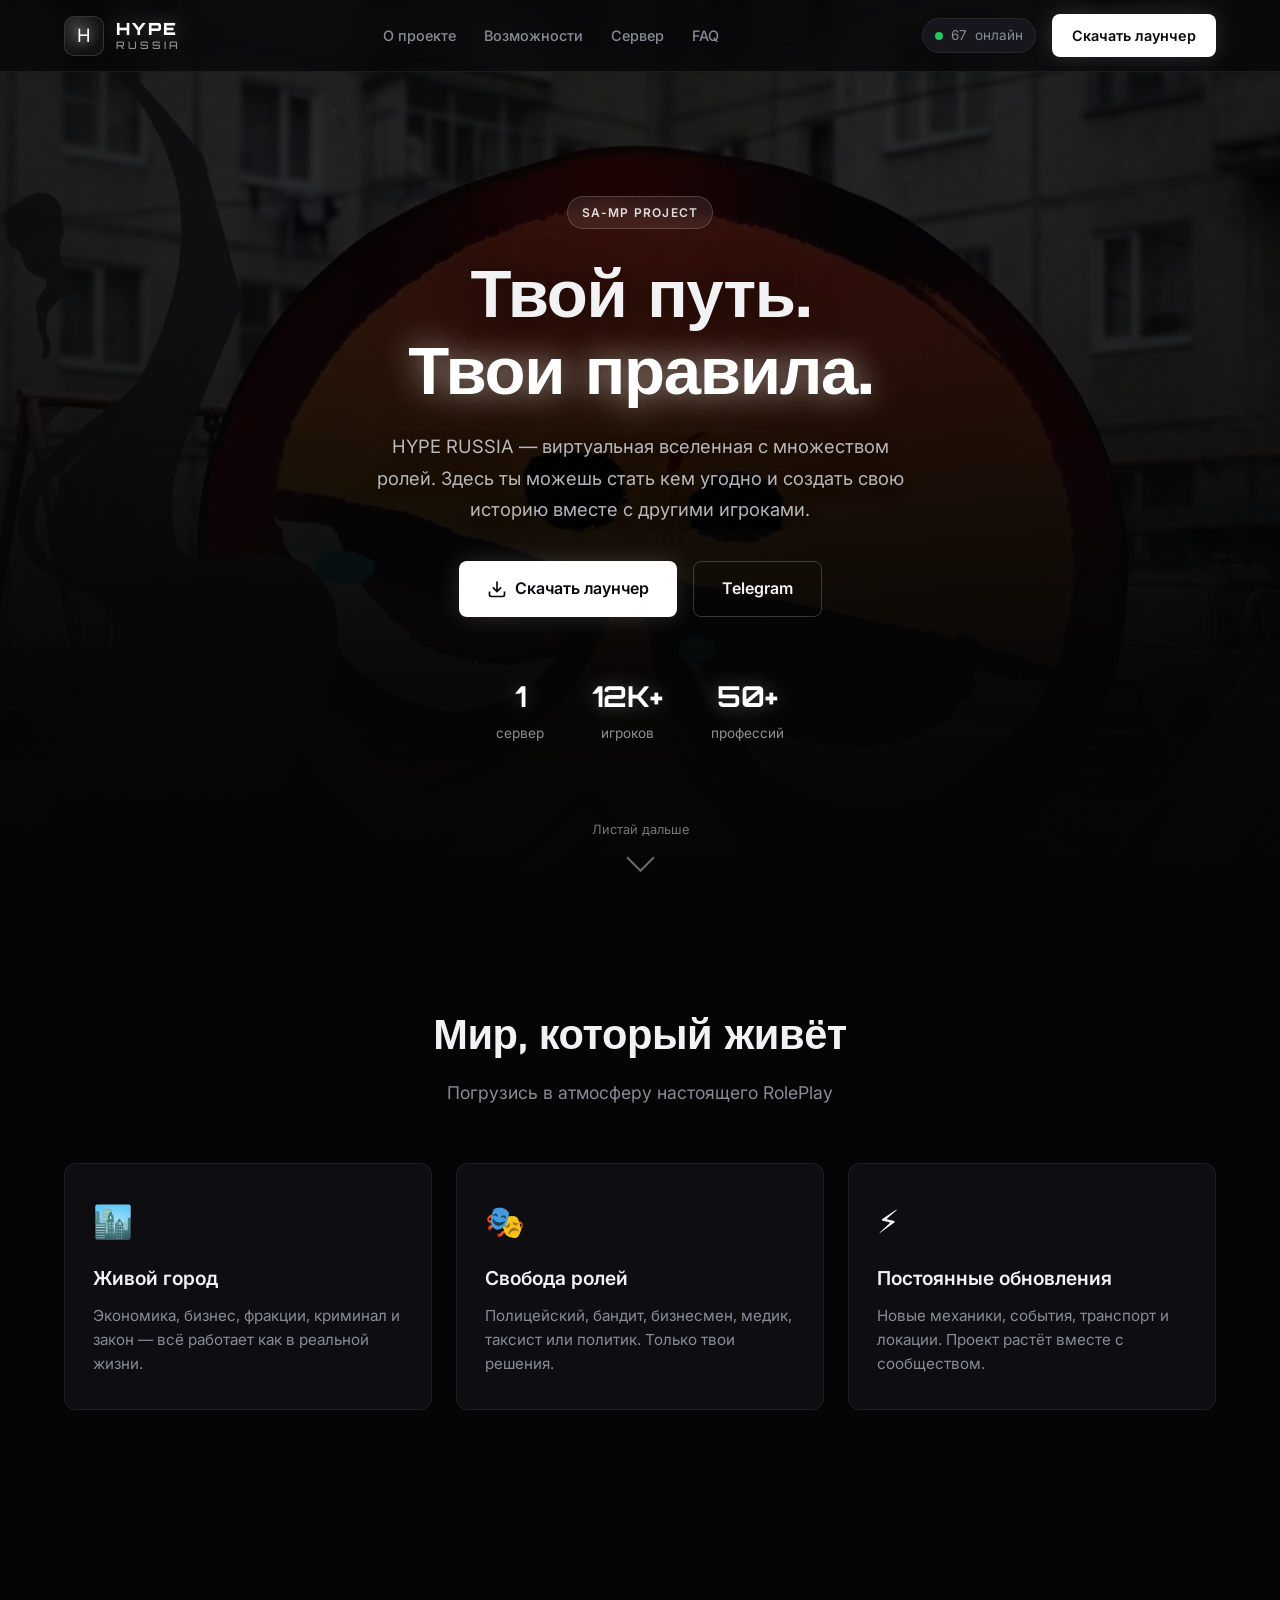
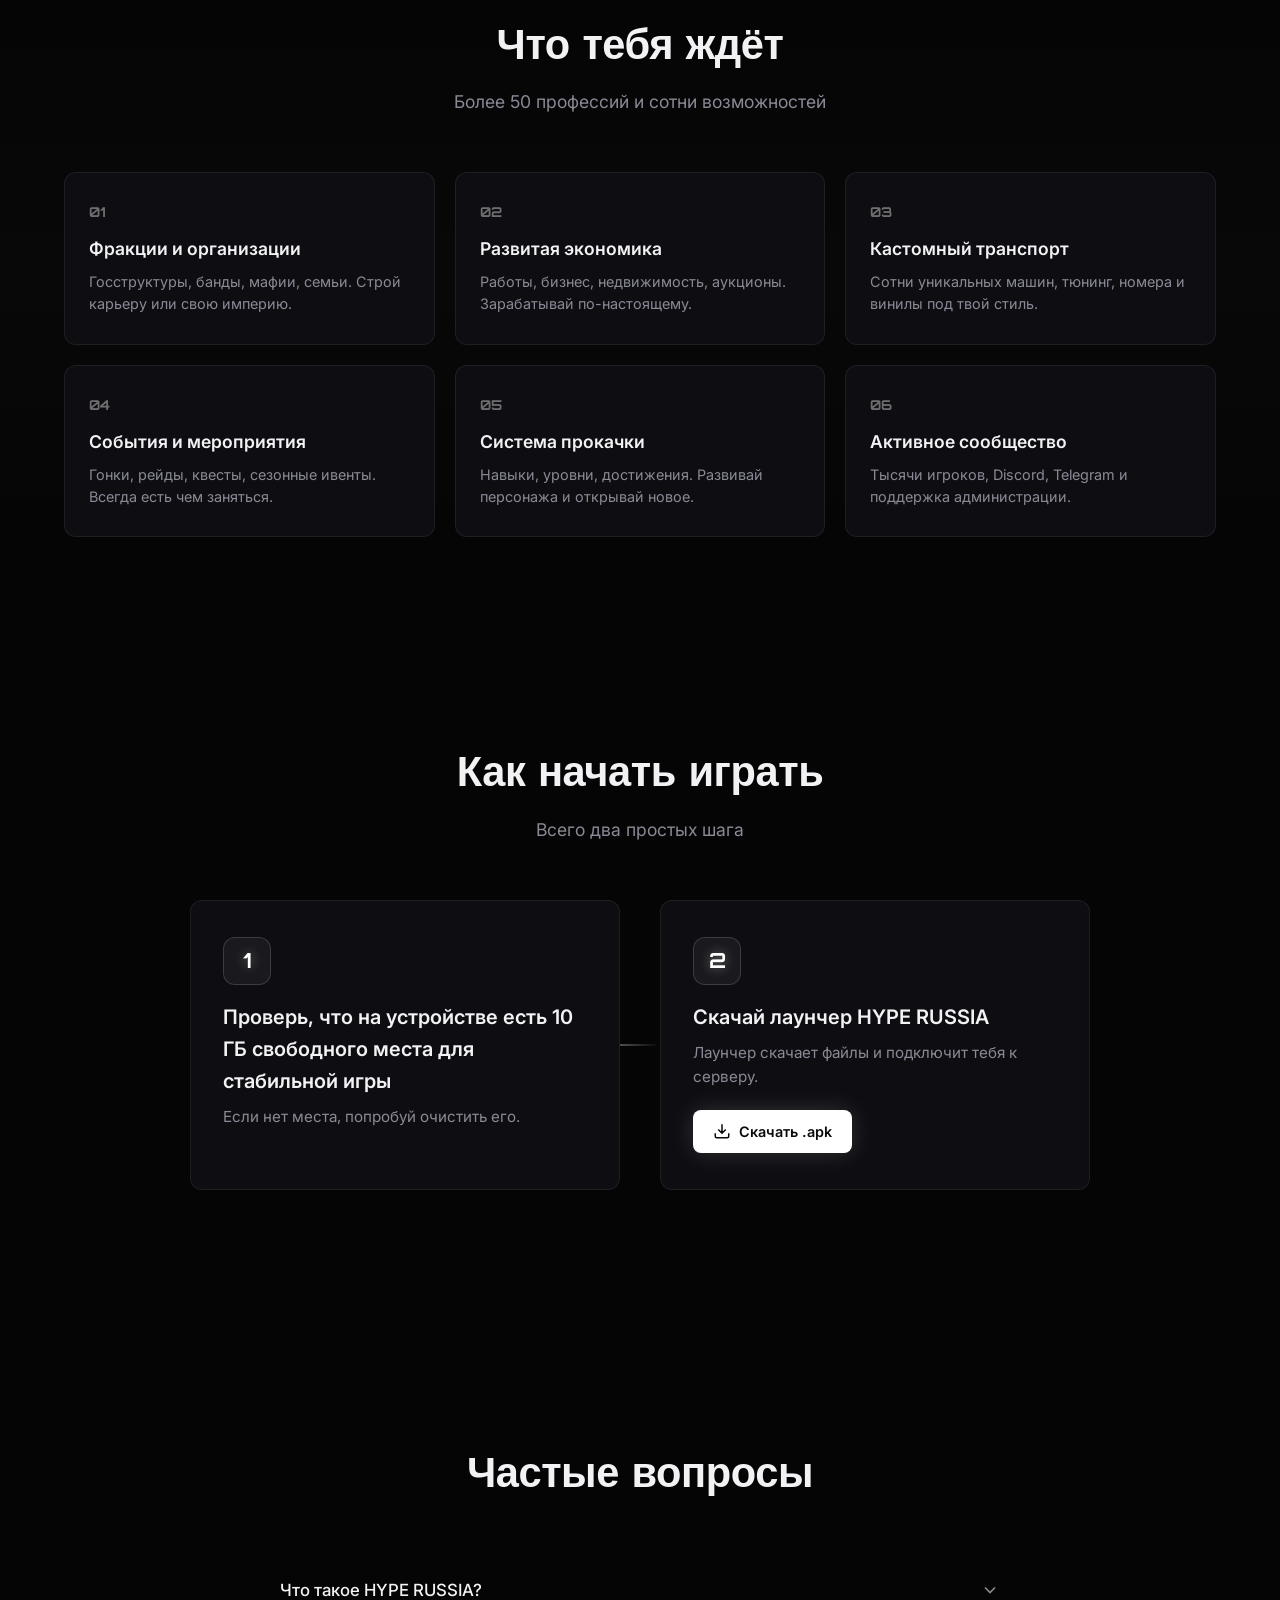
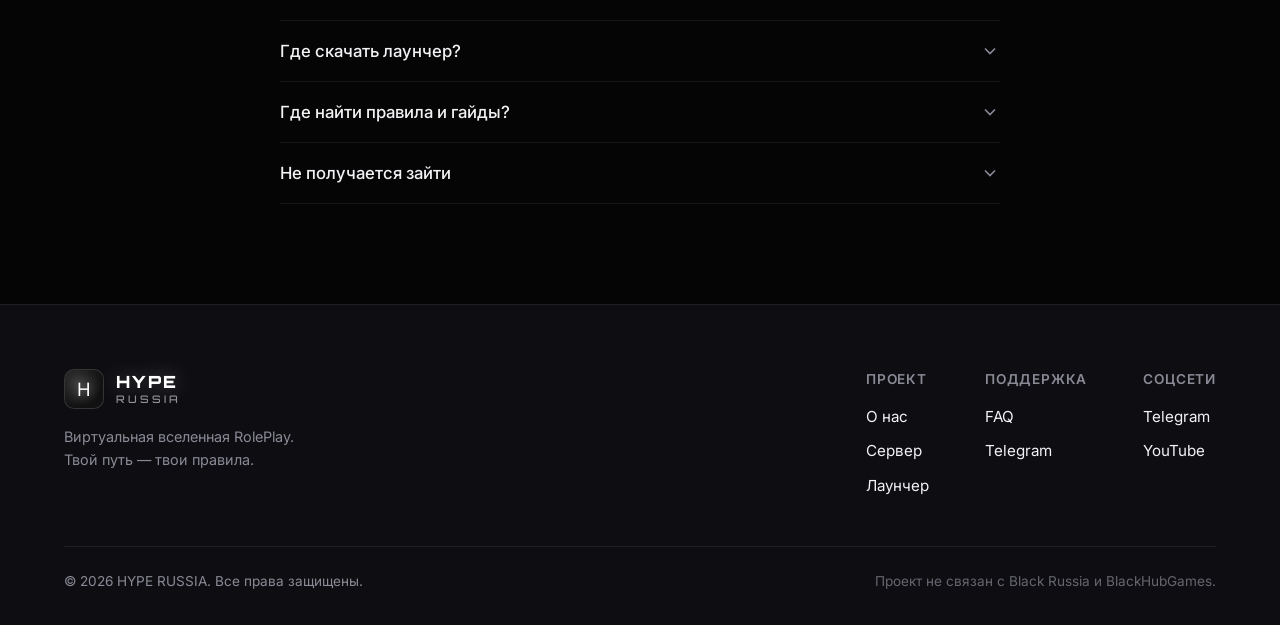
<file: index.html>
<!DOCTYPE html>
<html lang="ru">
<head>
    <meta charset="UTF-8">
    <meta name="viewport" content="width=device-width, initial-scale=1.0">
    <title>HYPE RUSSIA — Лучшая копия BLACK RUSSIA</title>
    <meta name="description" content="HYPE RUSSIA — виртуальная вселенная RolePlay. Создай свою историю, выбери роль и живи по своим правилам.">
    <link rel="preconnect" href="https://fonts.googleapis.com">
    <link rel="preconnect" href="https://fonts.gstatic.com" crossorigin>
    <link href="https://fonts.googleapis.com/css2?family=Inter:wght@300;400;500;600;700;800&family=Orbitron:wght@500;700;900&display=swap" rel="stylesheet">
    <link rel="stylesheet" href="styles.css">
</head>
<body>
    <canvas id="particles"></canvas>

    <!-- Header -->
    <header class="header">
        <div class="container header-inner">
            <a href="index.html" class="logo">
                <div class="logo-mark"><span class="logo-mask">H</span></div>
                <div class="logo-text-wrap">
                    <span class="logo-main">HYPE</span>
                    <span class="logo-sub">RUSSIA</span>
                </div>
            </a>
            <nav class="nav">
                <a href="#about">О проекте</a>
                <a href="#features">Возможности</a>
                <a href="servers.html">Сервер</a>
                <a href="#faq">FAQ</a>
            </nav>
            <div class="header-actions">
                <div class="online-badge">
                    <span class="dot"></span>
                    <span id="online-count">67</span> онлайн
                </div>
                <a href="https://pixeldrain.com/u/n4BL4mfJ" class="btn btn-primary" target="_blank" rel="noopener">Скачать лаунчер</a>
            </div>
            <button class="burger" id="burger" aria-label="Меню">
                <span></span><span></span><span></span>
            </button>
        </div>
    </header>

    <div class="mobile-nav" id="mobile-nav">
        <a href="#about">О проекте</a>
        <a href="#features">Возможности</a>
        <a href="servers.html">Сервер</a>
        <a href="#faq">FAQ</a>
        <a href="https://pixeldrain.com/u/n4BL4mfJ" class="btn btn-primary" target="_blank" rel="noopener">Скачать лаунчер</a>
    </div>

    <!-- Hero -->
    <section class="hero">
        <div class="hero-bg">
            <img src="bg-shigaraki.png" alt="HYPE RUSSIA" class="hero-bg-img">
            <div class="hero-overlay"></div>
        </div>
        <div class="container hero-content">
            <div class="hero-badge">SA-MP PROJECT</div>
            <h1 class="hero-title">
                <span class="line">Твой путь.</span>
                <span class="line accent">Твои правила.</span>
            </h1>
            <p class="hero-desc">
                HYPE RUSSIA — виртуальная вселенная с множеством ролей.
                Здесь ты можешь стать кем угодно и создать свою историю вместе с другими игроками.
            </p>
            <div class="hero-cta">
                <a href="https://pixeldrain.com/u/n4BL4mfJ" class="btn btn-primary btn-lg" target="_blank" rel="noopener">
                    <svg width="20" height="20" viewBox="0 0 24 24" fill="none" stroke="currentColor" stroke-width="2"><path d="M21 15v4a2 2 0 01-2 2H5a2 2 0 01-2-2v-4M7 10l5 5 5-5M12 15V3"/></svg>
                    Скачать лаунчер
                </a>
                <a href="https://t.me/hypeada" target="_blank" class="btn btn-outline btn-lg">Telegram</a>
            </div>
            <div class="hero-stats">
                <div class="stat"><div class="stat-value">1</div><div class="stat-label">сервер</div></div>
                <div class="stat"><div class="stat-value">12K+</div><div class="stat-label">игроков</div></div>
                <div class="stat"><div class="stat-value">50+</div><div class="stat-label">профессий</div></div>
            </div>
        </div>
        <div class="hero-scroll"><span>Листай дальше</span><div class="scroll-arrow"></div></div>
    </section>

    <!-- About -->
    <section class="section about" id="about">
        <div class="container">
            <div class="section-header">
                <h2 class="section-title">Мир, который живёт</h2>
                <p class="section-subtitle">Погрузись в атмосферу настоящего RolePlay</p>
            </div>
            <div class="about-grid">
                <div class="about-card">
                    <div class="about-icon">🏙️</div>
                    <h3>Живой город</h3>
                    <p>Экономика, бизнес, фракции, криминал и закон — всё работает как в реальной жизни.</p>
                </div>
                <div class="about-card">
                    <div class="about-icon">🎭</div>
                    <h3>Свобода ролей</h3>
                    <p>Полицейский, бандит, бизнесмен, медик, таксист или политик. Только твои решения.</p>
                </div>
                <div class="about-card">
                    <div class="about-icon">⚡</div>
                    <h3>Постоянные обновления</h3>
                    <p>Новые механики, события, транспорт и локации. Проект растёт вместе с сообществом.</p>
                </div>
            </div>
        </div>
    </section>

    <!-- Features -->
    <section class="section features" id="features">
        <div class="container">
            <div class="section-header">
                <h2 class="section-title">Что тебя ждёт</h2>
                <p class="section-subtitle">Более 50 профессий и сотни возможностей</p>
            </div>
            <div class="features-grid">
                <div class="feature-item"><div class="feature-num">01</div><h3>Фракции и организации</h3><p>Госструктуры, банды, мафии, семьи. Строй карьеру или свою империю.</p></div>
                <div class="feature-item"><div class="feature-num">02</div><h3>Развитая экономика</h3><p>Работы, бизнес, недвижимость, аукционы. Зарабатывай по-настоящему.</p></div>
                <div class="feature-item"><div class="feature-num">03</div><h3>Кастомный транспорт</h3><p>Сотни уникальных машин, тюнинг, номера и винилы под твой стиль.</p></div>
                <div class="feature-item"><div class="feature-num">04</div><h3>События и мероприятия</h3><p>Гонки, рейды, квесты, сезонные ивенты. Всегда есть чем заняться.</p></div>
                <div class="feature-item"><div class="feature-num">05</div><h3>Система прокачки</h3><p>Навыки, уровни, достижения. Развивай персонажа и открывай новое.</p></div>
                <div class="feature-item"><div class="feature-num">06</div><h3>Активное сообщество</h3><p>Тысячи игроков, Discord, Telegram и поддержка администрации.</p></div>
            </div>
        </div>
    </section>

    <!-- How to start -->
    <section class="section start" id="start">
        <div class="container">
            <div class="section-header">
                <h2 class="section-title">Как начать играть</h2>
                <p class="section-subtitle">Всего два простых шага</p>
            </div>
            <div class="steps">
                <div class="step">
                    <div class="step-number">1</div>
                    <div class="step-content">
                        <h3>Проверь, что на устройстве есть 10 ГБ свободного места для стабильной игры</h3>
                        <p>Если нет места, попробуй очистить его.</p>
                    </div>
                </div>
                <div class="step-divider"></div>
                <div class="step">
                    <div class="step-number">2</div>
                    <div class="step-content">
                        <h3>Скачай лаунчер HYPE RUSSIA</h3>
                        <p>Лаунчер скачает файлы и подключит тебя к серверу.</p>
                        <a href="https://pixeldrain.com/u/n4BL4mfJ" class="btn btn-primary" target="_blank" rel="noopener">
                            <svg width="18" height="18" viewBox="0 0 24 24" fill="none" stroke="currentColor" stroke-width="2"><path d="M21 15v4a2 2 0 01-2 2H5a2 2 0 01-2-2v-4M7 10l5 5 5-5M12 15V3"/></svg>
                            Скачать .apk
                        </a>
                    </div>
                </div>
            </div>
        </div>
    </section>


    <!-- FAQ -->
    <section class="section faq" id="faq">
        <div class="container">
            <div class="section-header"><h2 class="section-title">Частые вопросы</h2></div>
            <div class="faq-list">
                <div class="faq-item">
                    <button class="faq-question"><span>Что такое HYPE RUSSIA?</span><svg width="20" height="20" viewBox="0 0 24 24" fill="none"><path d="M6 9l6 6 6-6" stroke="currentColor" stroke-width="2"/></svg></button>
                    <div class="faq-answer"><p>RolePlay-проект и SAMP. Делаем РП интереснее</p></div>
                </div>
                <div class="faq-item">
                    <button class="faq-question"><span>Где скачать лаунчер?</span><svg width="20" height="20" viewBox="0 0 24 24" fill="none"><path d="M6 9l6 6 6-6" stroke="currentColor" stroke-width="2"/></svg></button>
                    <div class="faq-answer"><p>Прямо с этого сайта — кнопка «Скачать лаунчер» или файл <code>launcher.apk</code>.</p></div>
                </div>
                <div class="faq-item">
                    <button class="faq-question"><span>Где найти правила и гайды?</span><svg width="20" height="20" viewBox="0 0 24 24" fill="none"><path d="M6 9l6 6 6-6" stroke="currentColor" stroke-width="2"/></svg></button>
                    <div class="faq-answer"><p>Все гайды и правила — в нашем Telegram канале.</p></div>
                </div>
                <div class="faq-item">
                    <button class="faq-question"><span>Не получается зайти</span><svg width="20" height="20" viewBox="0 0 24 24" fill="none"><path d="M6 9l6 6 6-6" stroke="currentColor" stroke-width="2"/></svg></button>
                    <div class="faq-answer"><p>Пиши в Telegram <a href="https://t.me/cmpbio" target="_blank">@cmpbio</a> — поможем с подключением.</p></div>
                </div>
            </div>
        </div>
    </section>

    <!-- Footer -->
    <footer class="footer">
        <div class="container">
            <div class="footer-top">
                <div class="footer-brand">
                    <a href="index.html" class="logo">
                        <div class="logo-mark"><span class="logo-mask">H</span></div>
                        <div class="logo-text-wrap">
                            <span class="logo-main">HYPE</span>
                            <span class="logo-sub">RUSSIA</span>
                        </div>
                    </a>
                    <p>Виртуальная вселенная RolePlay.<br>Твой путь — твои правила.</p>
                </div>
                <div class="footer-links">
                    <div class="footer-col">
                        <h4>Проект</h4>
                        <a href="#about">О нас</a>
                        <a href="servers.html">Сервер</a>
                        <a href="https://pixeldrain.com/u/n4BL4mfJ" target="_blank" rel="noopener">Лаунчер</a>
                    </div>
                    <div class="footer-col">
                        <h4>Поддержка</h4>
                        <a href="#faq">FAQ</a>
                        <a href="https://t.me/hypeada" target="_blank">Telegram</a>
                    </div>
                    <div class="footer-col">
                        <h4>Соцсети</h4>
                        <a href="https://t.me/hypeada" target="_blank">Telegram</a>
                        <a href="https://www.youtube.com/@compiebrosigma" target="_blank">YouTube</a>
                    </div>
                </div>
            </div>
            <div class="footer-bottom">
                <p>© 2026 HYPE RUSSIA. Все права защищены.</p>
                <p class="disclaimer">Проект не связан с Black Russia и BlackHubGames.</p>
            </div>
        </div>
    </footer>

    <script src="script.js"></script>
</body>
</html>
</file>
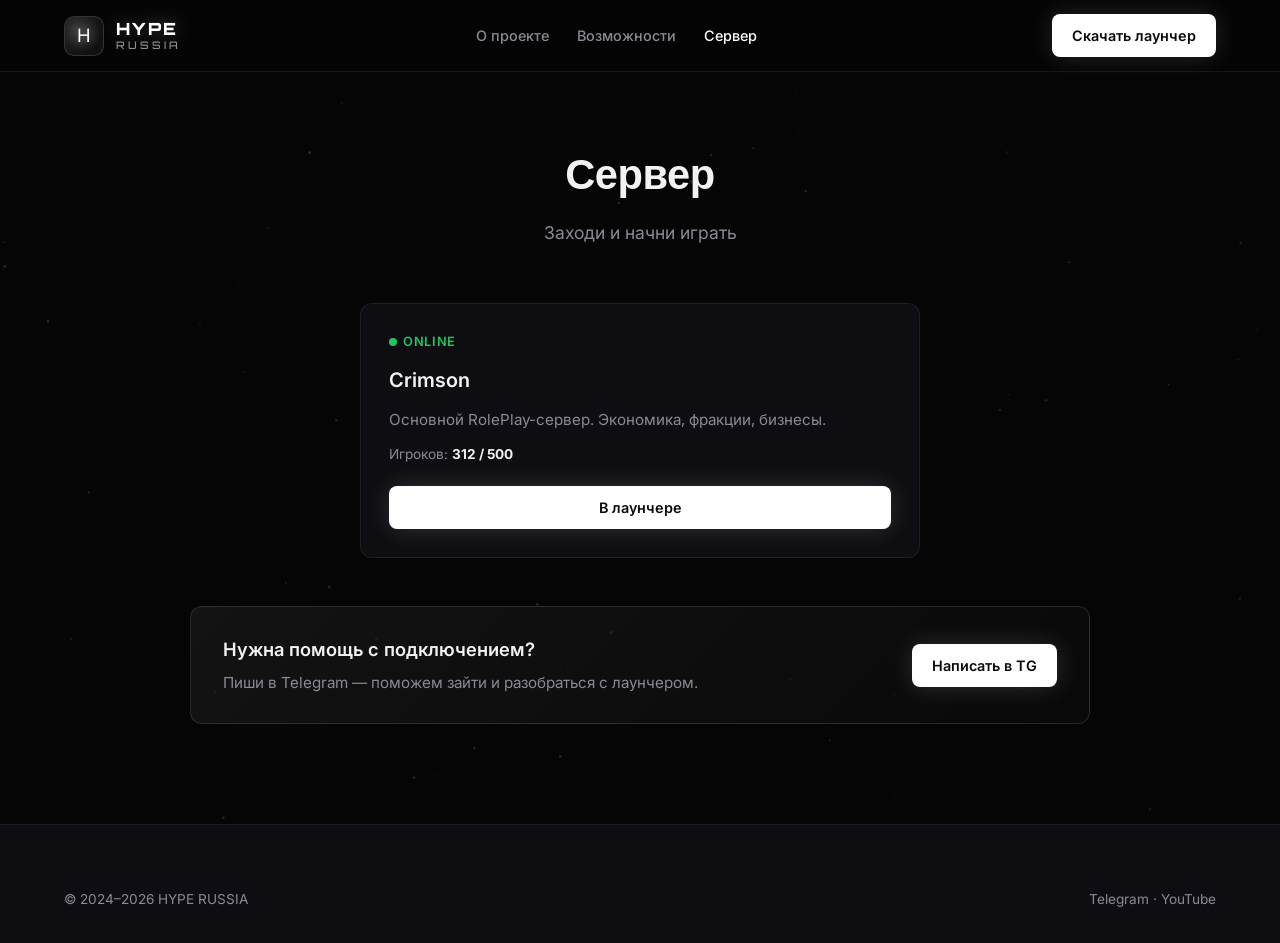
<file: servers.html>
<!DOCTYPE html>
<html lang="ru">
<head>
    <meta charset="UTF-8">
    <meta name="viewport" content="width=device-width, initial-scale=1.0">
    <title>Сервер — HYPE RUSSIA</title>
    <link rel="preconnect" href="https://fonts.googleapis.com">
    <link rel="preconnect" href="https://fonts.gstatic.com" crossorigin>
    <link href="https://fonts.googleapis.com/css2?family=Inter:wght@300;400;500;600;700;800&family=Orbitron:wght@500;700;900&display=swap" rel="stylesheet">
    <link rel="stylesheet" href="styles.css">
</head>
<body>
    <canvas id="particles"></canvas>

    <header class="header">
        <div class="container header-inner">
            <a href="index.html" class="logo">
                <div class="logo-mark"><span class="logo-mask">H</span></div>
                <div class="logo-text-wrap">
                    <span class="logo-main">HYPE</span>
                    <span class="logo-sub">RUSSIA</span>
                </div>
            </a>
            <nav class="nav">
                <a href="index.html#about">О проекте</a>
                <a href="index.html#features">Возможности</a>
                <a href="servers.html" class="active">Сервер</a>
            </nav>
            <div class="header-actions">
                <a href="https://pixeldrain.com/u/n4BL4mfJ" class="btn btn-primary" target="_blank" rel="noopener">Скачать лаунчер</a>
            </div>
            <button class="burger" id="burger" aria-label="Меню"><span></span><span></span><span></span></button>
        </div>
    </header>

    <div class="mobile-nav" id="mobile-nav">
        <a href="index.html">Главная</a>
        <a href="servers.html">Сервер</a>
        <a href="https://pixeldrain.com/u/n4BL4mfJ" class="btn btn-primary" target="_blank" rel="noopener">Скачать лаунчер</a>
    </div>

    <section class="section page-hero">
        <div class="container">
            <div class="section-header">
                <h1 class="section-title">Сервер</h1>
                <p class="section-subtitle">Заходи и начни играть</p>
            </div>

            <div class="servers-grid">
                <div class="server-card">
                    <div class="server-status online"><span class="dot"></span> Online</div>
                    <h3>Crimson</h3>
                    <p class="server-desc">Основной RolePlay-сервер. Экономика, фракции, бизнесы.</p>
                    <div class="server-meta">
                        <span>Игроков: <strong>312 / 500</strong></span>
                    </div>
                    <a href="https://pixeldrain.com/u/n4BL4mfJ" class="btn btn-primary" target="_blank" rel="noopener">В лаунчере</a>
                </div>
            </div>

            <div class="promo-box" style="margin-top:48px">
                <div class="promo-content">
                    <h3>Нужна помощь с подключением?</h3>
                    <p>Пиши в Telegram — поможем зайти и разобраться с лаунчером.</p>
                </div>
                <a href="https://t.me/hypeada" target="_blank" class="btn btn-primary">Написать в TG</a>
            </div>
        </div>
    </section>

    <footer class="footer">
        <div class="container">
            <div class="footer-bottom" style="border:none;padding-top:0">
                <p>© 2024–2026 HYPE RUSSIA</p>
                <p><a href="https://t.me/hypeada" target="_blank">Telegram</a> · <a href="https://www.youtube.com/@compiebrosigma" target="_blank">YouTube</a></p>
            </div>
        </div>
    </footer>
    <script src="script.js"></script>
</body>
</html>
</file>
<file: styles.css>
/* ===== Reset & Base ===== */
*, *::before, *::after {
    margin: 0;
    padding: 0;
    box-sizing: border-box;
}

:root {
    --bg: #050506;
    --bg-card: #0e0e12;
    --bg-elevated: #16161c;
    --text: #f2f2f5;
    --text-muted: #8a8a96;
    --accent: #e8e8ec;
    --accent-red: #c41e3a;
    --accent-glow: rgba(255, 255, 255, 0.25);
    --border: rgba(255, 255, 255, 0.07);
    --radius: 12px;
    --font: 'Inter', system-ui, sans-serif;
    --font-display: 'Orbitron', sans-serif;
}

html {
    scroll-behavior: smooth;
}

body {
    font-family: var(--font);
    background: var(--bg);
    color: var(--text);
    line-height: 1.6;
    overflow-x: hidden;
}

a {
    color: inherit;
    text-decoration: none;
}

img {
    max-width: 100%;
    display: block;
}

.container {
    width: 100%;
    max-width: 1200px;
    margin: 0 auto;
    padding: 0 24px;
}

/* ===== Particles Canvas ===== */
#particles {
    position: fixed;
    inset: 0;
    z-index: 0;
    pointer-events: none;
    opacity: 0.35;
}

/* ===== Header ===== */
.header {
    position: fixed;
    top: 0;
    left: 0;
    right: 0;
    z-index: 100;
    padding: 14px 0;
    background: rgba(5, 5, 6, 0.7);
    backdrop-filter: blur(18px);
    border-bottom: 1px solid var(--border);
    transition: background 0.3s;
}

.header-inner {
    display: flex;
    align-items: center;
    justify-content: space-between;
    gap: 24px;
}

/* Logo */
.logo {
    display: flex;
    align-items: center;
    gap: 12px;
}

.logo-mark {
    width: 40px;
    height: 40px;
    display: flex;
    align-items: center;
    justify-content: center;
    background: #111;
    border: 1px solid rgba(255,255,255,0.15);
    border-radius: 10px;
    position: relative;
    overflow: hidden;
}

.logo-mark::before {
    content: '';
    position: absolute;
    inset: 0;
    background: radial-gradient(circle at 30% 30%, rgba(255,255,255,0.15), transparent 70%);
}

.logo-mask {
    font-size: 1.15rem;
    color: #fff;
    text-shadow: 0 0 12px rgba(255,255,255,0.6);
    position: relative;
    z-index: 1;
}

.logo-text-wrap {
    display: flex;
    flex-direction: column;
    line-height: 1.1;
}

.logo-main {
    font-family: var(--font-display);
    font-weight: 900;
    font-size: 1.05rem;
    letter-spacing: 0.12em;
    color: #fff;
    text-shadow: 0 0 20px rgba(255,255,255,0.35);
}

.logo-sub {
    font-family: var(--font-display);
    font-weight: 500;
    font-size: 0.65rem;
    letter-spacing: 0.28em;
    color: rgba(255,255,255,0.55);
    margin-top: 2px;
}

.nav {
    display: flex;
    gap: 28px;
}

.nav a {
    font-size: 0.9rem;
    font-weight: 500;
    color: var(--text-muted);
    transition: color 0.2s;
}

.nav a:hover {
    color: var(--text);
}

.header-actions {
    display: flex;
    align-items: center;
    gap: 16px;
}

.online-badge {
    display: flex;
    align-items: center;
    gap: 8px;
    font-size: 0.85rem;
    color: var(--text-muted);
    background: var(--bg-elevated);
    padding: 6px 12px;
    border-radius: 20px;
    border: 1px solid var(--border);
}

.online-badge .dot {
    width: 8px;
    height: 8px;
    background: #22c55e;
    border-radius: 50%;
    animation: pulse 2s infinite;
}

@keyframes pulse {
    0%, 100% { opacity: 1; box-shadow: 0 0 0 0 rgba(34, 197, 94, 0.4); }
    50% { opacity: 0.8; box-shadow: 0 0 0 6px rgba(34, 197, 94, 0); }
}

.burger {
    display: none;
    flex-direction: column;
    gap: 5px;
    background: none;
    border: none;
    cursor: pointer;
    padding: 4px;
}

.burger span {
    width: 22px;
    height: 2px;
    background: var(--text);
    border-radius: 2px;
    transition: 0.3s;
}

.mobile-nav {
    display: none;
    position: fixed;
    top: 70px;
    left: 0;
    right: 0;
    background: var(--bg-card);
    border-bottom: 1px solid var(--border);
    padding: 20px 24px;
    flex-direction: column;
    gap: 16px;
    z-index: 99;
}

.mobile-nav.active {
    display: flex;
}

.mobile-nav a {
    font-size: 1rem;
    color: var(--text-muted);
}

/* ===== Buttons ===== */
.btn {
    display: inline-flex;
    align-items: center;
    justify-content: center;
    gap: 8px;
    padding: 10px 20px;
    font-family: var(--font);
    font-size: 0.9rem;
    font-weight: 600;
    border-radius: 8px;
    border: none;
    cursor: pointer;
    transition: all 0.2s;
    white-space: nowrap;
}

.btn-primary {
    background: #fff;
    color: #0a0a0c;
    box-shadow: 0 0 24px rgba(255,255,255,0.15);
}

.btn-primary:hover {
    background: #e8e8ec;
    transform: translateY(-1px);
    box-shadow: 0 0 32px rgba(255,255,255,0.25);
}

.btn-outline {
    background: transparent;
    color: var(--text);
    border: 1px solid rgba(255,255,255,0.2);
}

.btn-outline:hover {
    border-color: rgba(255,255,255,0.4);
    background: rgba(255,255,255,0.05);
}

.btn-lg {
    padding: 14px 28px;
    font-size: 1rem;
}

/* ===== Hero ===== */
.hero {
    position: relative;
    min-height: 100vh;
    display: flex;
    flex-direction: column;
    justify-content: center;
    padding: 120px 0 80px;
    z-index: 1;
    overflow: hidden;
}

.hero-bg {
    position: absolute;
    inset: 0;
    z-index: 0;
}

.hero-bg-img {
    width: 100%;
    height: 100%;
    object-fit: cover;
    object-position: center 20%;
    opacity: 0.55;
    filter: brightness(0.7) contrast(1.1);
}

.hero-overlay {
    position: absolute;
    inset: 0;
    background: 
        linear-gradient(180deg, 
            rgba(5,5,6,0.4) 0%, 
            rgba(5,5,6,0.55) 40%,
            rgba(5,5,6,0.92) 75%,
            var(--bg) 100%),
        radial-gradient(ellipse 70% 50% at 50% 30%, transparent 0%, rgba(5,5,6,0.5) 100%);
}

.hero-content {
    position: relative;
    z-index: 2;
    text-align: center;
    max-width: 800px;
    margin: 0 auto;
}

.hero-badge {
    display: inline-block;
    padding: 6px 14px;
    font-size: 0.75rem;
    font-weight: 600;
    letter-spacing: 0.1em;
    text-transform: uppercase;
    color: rgba(255,255,255,0.85);
    background: rgba(255,255,255,0.08);
    border: 1px solid rgba(255,255,255,0.18);
    border-radius: 20px;
    margin-bottom: 24px;
    backdrop-filter: blur(8px);
}

.hero-title {
    font-family: var(--font-display);
    font-size: clamp(2.5rem, 6vw, 4.2rem);
    font-weight: 900;
    line-height: 1.15;
    margin-bottom: 24px;
    letter-spacing: -0.02em;
    text-shadow: 0 0 40px rgba(0,0,0,0.6);
}

.hero-title .line {
    display: block;
}

.hero-title .accent {
    color: #fff;
    text-shadow: 
        0 0 30px rgba(255,255,255,0.5),
        0 0 60px rgba(255,255,255,0.2);
}

.hero-desc {
    font-size: 1.15rem;
    color: rgba(240,240,245,0.75);
    max-width: 560px;
    margin: 0 auto 36px;
    line-height: 1.7;
    text-shadow: 0 2px 12px rgba(0,0,0,0.5);
}

.hero-cta {
    display: flex;
    gap: 16px;
    justify-content: center;
    flex-wrap: wrap;
    margin-bottom: 56px;
}

.hero-stats {
    display: flex;
    justify-content: center;
    gap: 48px;
    flex-wrap: wrap;
}

.stat {
    text-align: center;
}

.stat-value {
    font-family: var(--font-display);
    font-size: 1.8rem;
    font-weight: 700;
    color: #fff;
    text-shadow: 0 0 20px rgba(255,255,255,0.3);
}

.stat-label {
    font-size: 0.85rem;
    color: rgba(255,255,255,0.55);
    margin-top: 4px;
}

.hero-scroll {
    position: absolute;
    bottom: 32px;
    left: 50%;
    transform: translateX(-50%);
    display: flex;
    flex-direction: column;
    align-items: center;
    gap: 8px;
    color: rgba(255,255,255,0.45);
    font-size: 0.8rem;
    z-index: 2;
}

.scroll-arrow {
    width: 20px;
    height: 20px;
    border-right: 2px solid rgba(255,255,255,0.4);
    border-bottom: 2px solid rgba(255,255,255,0.4);
    transform: rotate(45deg);
    animation: bounce 2s infinite;
}

@keyframes bounce {
    0%, 100% { transform: rotate(45deg) translateY(0); }
    50% { transform: rotate(45deg) translateY(6px); }
}

/* ===== Sections ===== */
.section {
    position: relative;
    padding: 100px 0;
    z-index: 1;
}

.section-header {
    text-align: center;
    margin-bottom: 56px;
}

.section-title {
    font-family: var(--font-display);
    font-size: clamp(1.8rem, 4vw, 2.6rem);
    font-weight: 700;
    margin-bottom: 12px;
    letter-spacing: -0.01em;
}

.section-subtitle {
    font-size: 1.1rem;
    color: var(--text-muted);
}

/* ===== About ===== */
.about-grid {
    display: grid;
    grid-template-columns: repeat(3, 1fr);
    gap: 24px;
}

.about-card {
    background: var(--bg-card);
    border: 1px solid var(--border);
    border-radius: var(--radius);
    padding: 32px 28px;
    transition: all 0.3s;
}

.about-card:hover {
    border-color: rgba(255,255,255,0.18);
    transform: translateY(-4px);
    box-shadow: 0 12px 40px rgba(0,0,0,0.4);
}

.about-icon {
    font-size: 2rem;
    margin-bottom: 16px;
}

.about-card h3 {
    font-size: 1.2rem;
    font-weight: 600;
    margin-bottom: 10px;
}

.about-card p {
    font-size: 0.95rem;
    color: var(--text-muted);
    line-height: 1.6;
}

/* ===== Features ===== */
.features {
    background: linear-gradient(180deg, transparent, rgba(255,255,255,0.015), transparent);
}

.features-grid {
    display: grid;
    grid-template-columns: repeat(3, 1fr);
    gap: 20px;
}

.feature-item {
    background: var(--bg-card);
    border: 1px solid var(--border);
    border-radius: var(--radius);
    padding: 28px 24px;
    transition: all 0.3s;
}

.feature-item:hover {
    border-color: rgba(255,255,255,0.15);
    background: var(--bg-elevated);
}

.feature-num {
    font-family: var(--font-display);
    font-size: 0.85rem;
    font-weight: 700;
    color: rgba(255,255,255,0.4);
    margin-bottom: 12px;
}

.feature-item h3 {
    font-size: 1.1rem;
    font-weight: 600;
    margin-bottom: 8px;
}

.feature-item p {
    font-size: 0.9rem;
    color: var(--text-muted);
    line-height: 1.55;
}

/* ===== Start ===== */
.steps {
    display: flex;
    align-items: stretch;
    gap: 0;
    max-width: 900px;
    margin: 0 auto 48px;
}

.step {
    flex: 1;
    background: var(--bg-card);
    border: 1px solid var(--border);
    border-radius: var(--radius);
    padding: 36px 32px;
    display: flex;
    flex-direction: column;
    gap: 16px;
}

.step-number {
    width: 48px;
    height: 48px;
    display: flex;
    align-items: center;
    justify-content: center;
    background: #1a1a1e;
    border: 1px solid rgba(255,255,255,0.15);
    border-radius: 12px;
    font-family: var(--font-display);
    font-size: 1.3rem;
    font-weight: 700;
    color: #fff;
    text-shadow: 0 0 12px rgba(255,255,255,0.4);
}

.step-content h3 {
    font-size: 1.25rem;
    font-weight: 600;
    margin-bottom: 8px;
}

.step-content p {
    font-size: 0.95rem;
    color: var(--text-muted);
    margin-bottom: 20px;
    line-height: 1.6;
}

.step-divider {
    width: 40px;
    display: flex;
    align-items: center;
    justify-content: center;
    position: relative;
}

.step-divider::before {
    content: '';
    position: absolute;
    width: 100%;
    height: 2px;
    background: linear-gradient(90deg, rgba(255,255,255,0.3), transparent);
}

.promo-box {
    display: flex;
    align-items: center;
    justify-content: space-between;
    gap: 24px;
    background: linear-gradient(135deg, rgba(255,255,255,0.06), rgba(255,255,255,0.02));
    border: 1px solid rgba(255,255,255,0.12);
    border-radius: var(--radius);
    padding: 28px 32px;
    max-width: 900px;
    margin: 0 auto;
}

.promo-content h3 {
    font-size: 1.15rem;
    font-weight: 600;
    margin-bottom: 6px;
}

.promo-content p {
    font-size: 0.95rem;
    color: var(--text-muted);
}

.promo-code {
    display: inline-block;
    font-family: var(--font-display);
    font-weight: 700;
    color: #fff;
    background: rgba(255,255,255,0.1);
    padding: 2px 10px;
    border-radius: 4px;
    letter-spacing: 0.08em;
    text-shadow: 0 0 10px rgba(255,255,255,0.3);
}

/* ===== FAQ ===== */
.faq-list {
    max-width: 720px;
    margin: 0 auto;
}

.faq-item {
    border-bottom: 1px solid var(--border);
}

.faq-question {
    width: 100%;
    display: flex;
    align-items: center;
    justify-content: space-between;
    gap: 16px;
    padding: 20px 0;
    background: none;
    border: none;
    color: var(--text);
    font-family: var(--font);
    font-size: 1.05rem;
    font-weight: 500;
    text-align: left;
    cursor: pointer;
    transition: color 0.2s;
}

.faq-question:hover {
    color: #fff;
}

.faq-question svg {
    flex-shrink: 0;
    transition: transform 0.3s;
    color: var(--text-muted);
}

.faq-item.active .faq-question svg {
    transform: rotate(180deg);
    color: #fff;
}

.faq-answer {
    max-height: 0;
    overflow: hidden;
    transition: max-height 0.35s ease, padding 0.35s ease;
}

.faq-item.active .faq-answer {
    max-height: 200px;
    padding-bottom: 20px;
}

.faq-answer p {
    font-size: 0.95rem;
    color: var(--text-muted);
    line-height: 1.65;
}

/* ===== Footer ===== */
.footer {
    position: relative;
    padding: 64px 0 32px;
    border-top: 1px solid var(--border);
    background: var(--bg-card);
    z-index: 1;
}

.footer-top {
    display: flex;
    justify-content: space-between;
    gap: 48px;
    margin-bottom: 48px;
}

.footer-brand p {
    margin-top: 16px;
    font-size: 0.9rem;
    color: var(--text-muted);
    line-height: 1.6;
}

.footer-links {
    display: flex;
    gap: 56px;
}

.footer-col {
    display: flex;
    flex-direction: column;
    gap: 10px;
}

.footer-col h4 {
    font-size: 0.85rem;
    font-weight: 600;
    text-transform: uppercase;
    letter-spacing: 0.06em;
    color: var(--text-muted);
    margin-bottom: 4px;
}

.footer-col a {
    font-size: 0.95rem;
    color: var(--text);
    transition: color 0.2s;
}

.footer-col a:hover {
    color: #fff;
}

.footer-bottom {
    padding-top: 24px;
    border-top: 1px solid var(--border);
    display: flex;
    justify-content: space-between;
    gap: 16px;
    flex-wrap: wrap;
    font-size: 0.85rem;
    color: var(--text-muted);
}

.disclaimer {
    opacity: 0.7;
}

/* ===== Responsive ===== */
@media (max-width: 900px) {
    .nav, .header-actions .online-badge {
        display: none;
    }

    .burger {
        display: flex;
    }

    .about-grid,
    .features-grid {
        grid-template-columns: 1fr;
    }

    .steps {
        flex-direction: column;
    }

    .step-divider {
        width: 100%;
        height: 40px;
    }

    .step-divider::before {
        width: 2px;
        height: 100%;
        background: linear-gradient(180deg, rgba(255,255,255,0.3), transparent);
    }

    .promo-box {
        flex-direction: column;
        text-align: center;
    }

    .footer-top {
        flex-direction: column;
    }

    .footer-links {
        gap: 32px;
        flex-wrap: wrap;
    }
}

@media (max-width: 600px) {
    .hero-stats {
        gap: 28px;
    }

    .stat-value {
        font-size: 1.5rem;
    }

    .hero-cta {
        flex-direction: column;
        align-items: center;
    }

    .btn-lg {
        width: 100%;
        max-width: 280px;
    }

    .hero-bg-img {
        object-position: center 15%;
    }
}

/* ===== Servers ===== */
.page-hero {
    padding-top: 140px;
}

.servers-grid {
    display: grid;
    grid-template-columns: 1fr;
    gap: 20px;
    max-width: 560px;
    margin: 0 auto;
}

.server-card {
    background: var(--bg-card);
    border: 1px solid var(--border);
    border-radius: var(--radius);
    padding: 28px;
    display: flex;
    flex-direction: column;
    gap: 12px;
    transition: border-color 0.2s;
}

.server-card:hover {
    border-color: rgba(255,255,255,0.2);
}

.server-status {
    display: inline-flex;
    align-items: center;
    gap: 6px;
    font-size: 0.8rem;
    font-weight: 600;
    text-transform: uppercase;
    letter-spacing: 0.05em;
}

.server-status .dot {
    width: 8px;
    height: 8px;
    border-radius: 50%;
}

.server-status.online { color: #22c55e; }
.server-status.online .dot { background: #22c55e; }
.server-status.offline { color: #666; }
.server-status.offline .dot { background: #555; }

.server-card h3 {
    font-size: 1.25rem;
    font-weight: 600;
}

.server-desc {
    font-size: 0.95rem;
    color: var(--text-muted);
    flex: 1;
}

.server-meta {
    display: flex;
    flex-direction: column;
    gap: 4px;
    font-size: 0.85rem;
    color: var(--text-muted);
    margin-bottom: 8px;
}

.server-meta strong {
    color: var(--text);
}

.nav a.active {
    color: #fff;
}

/* Responsive extras */
@media (max-width: 900px) {
    .servers-grid {
        grid-template-columns: 1fr;
    }
}
</file>
